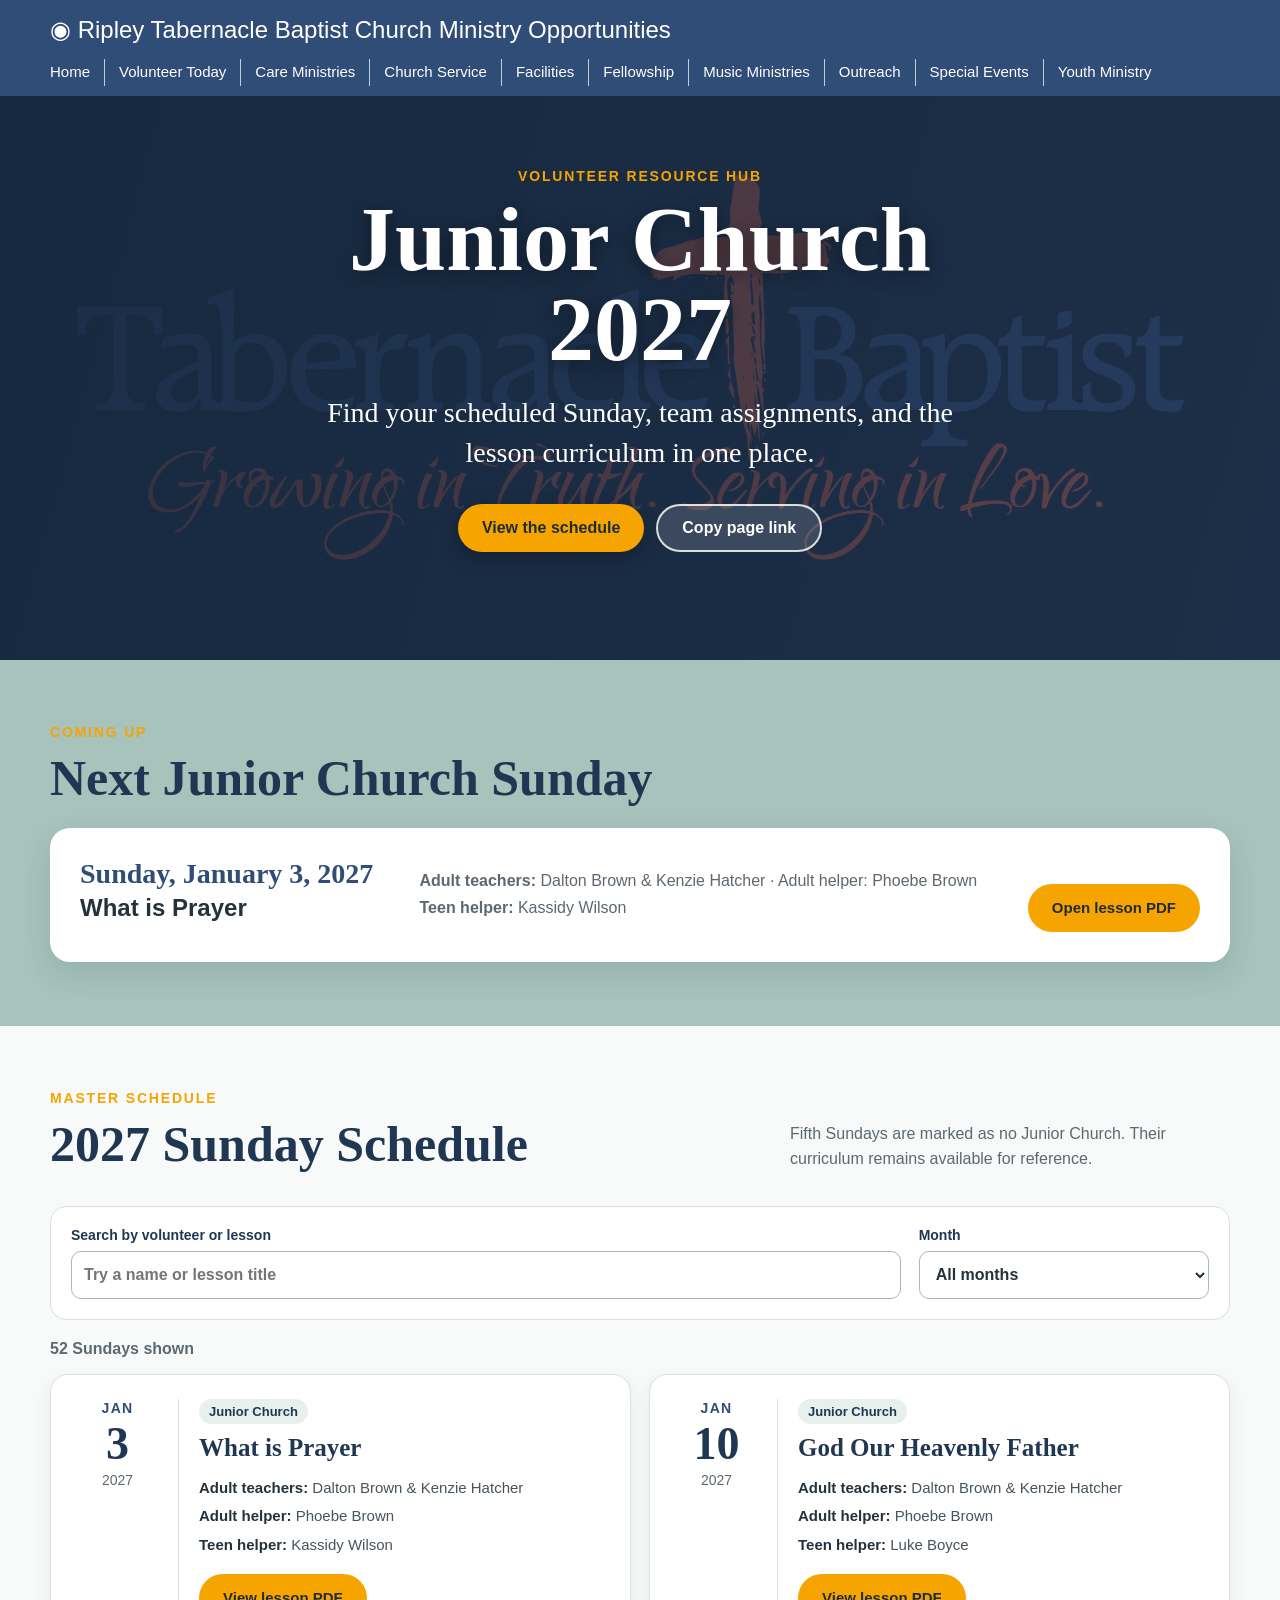
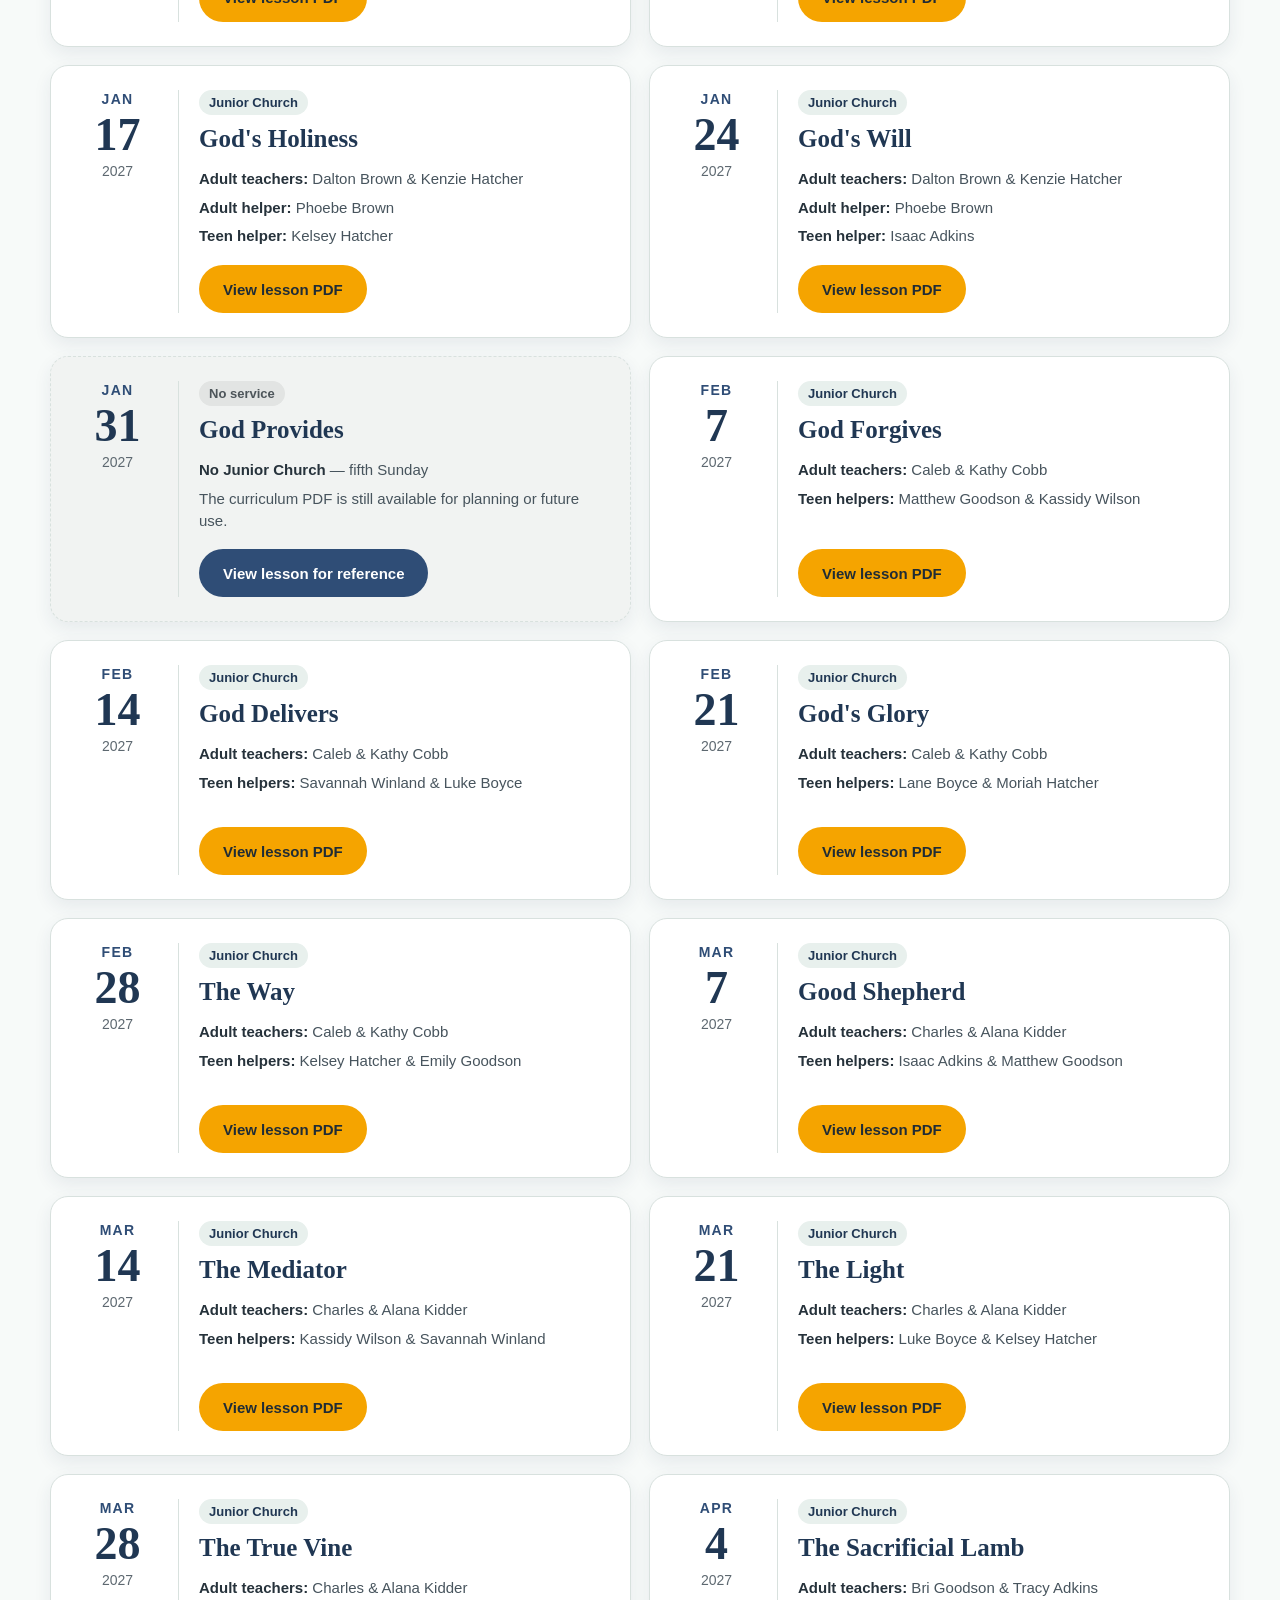
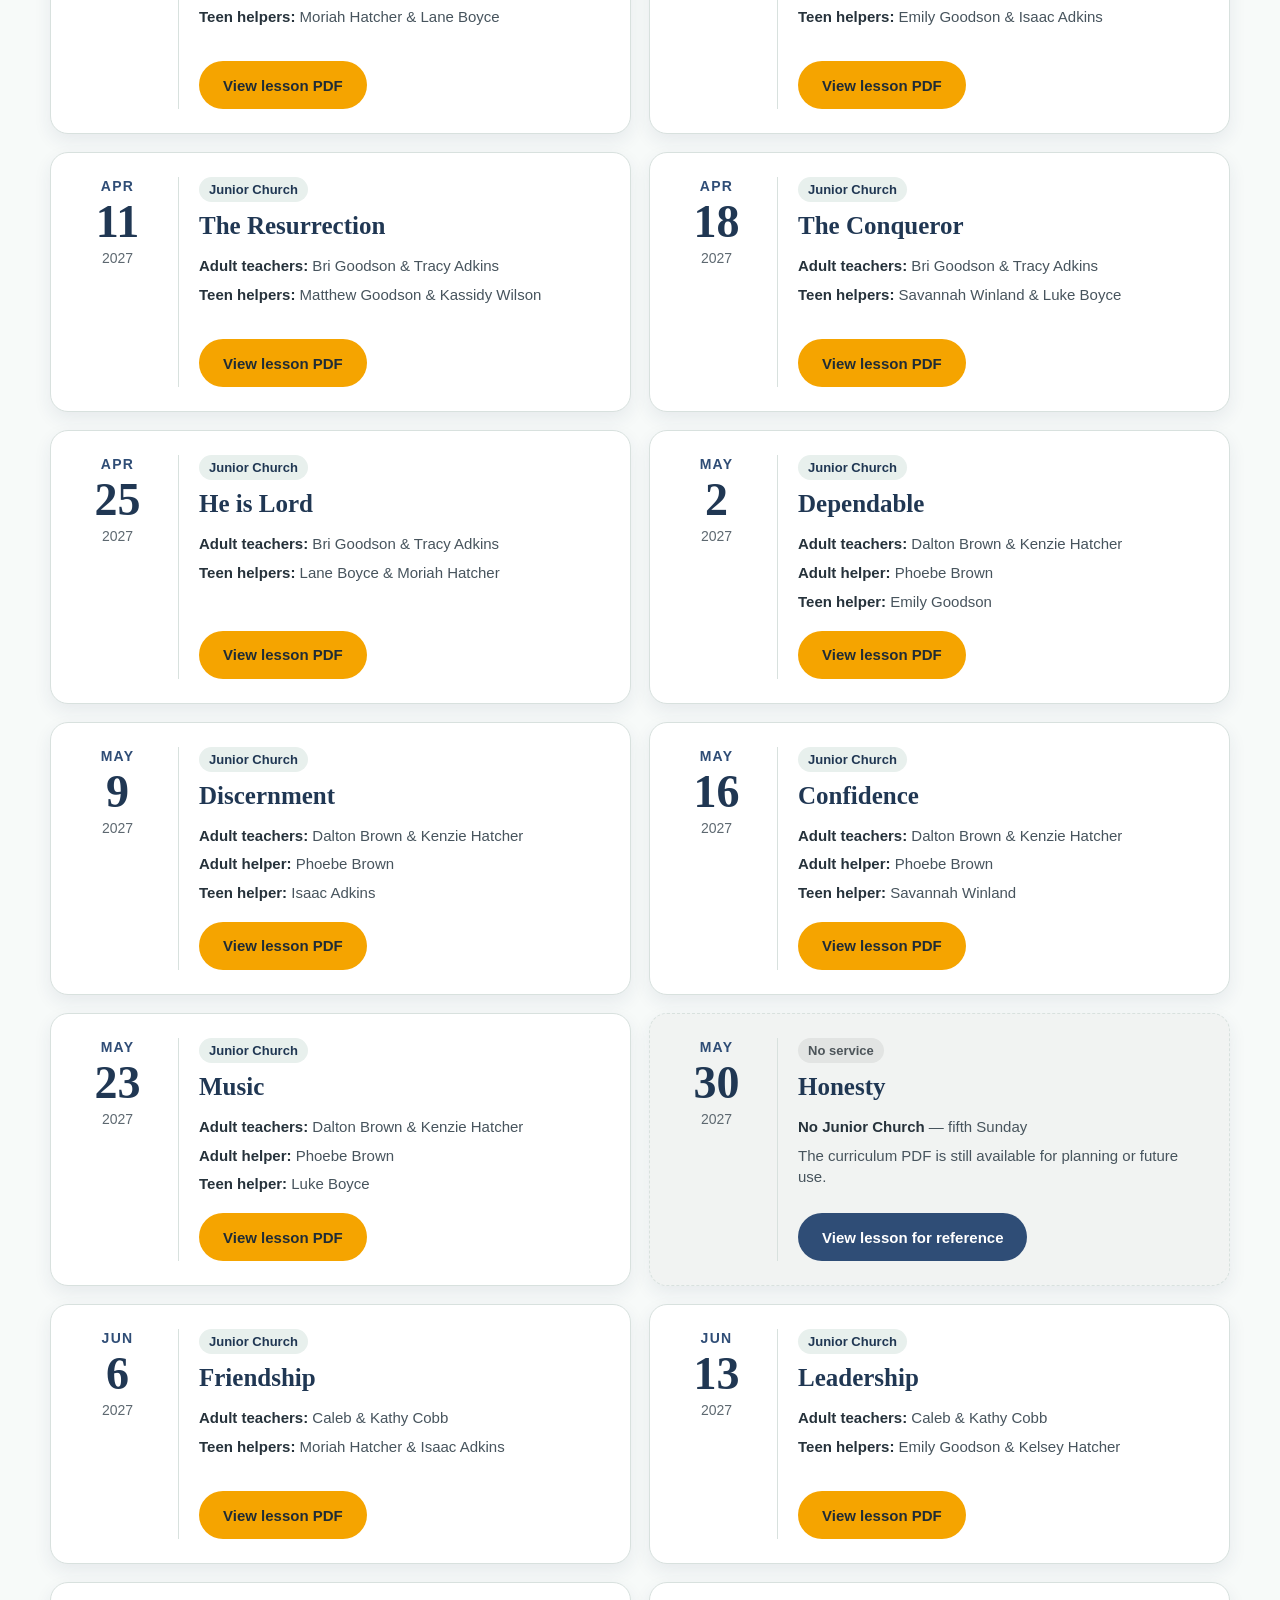
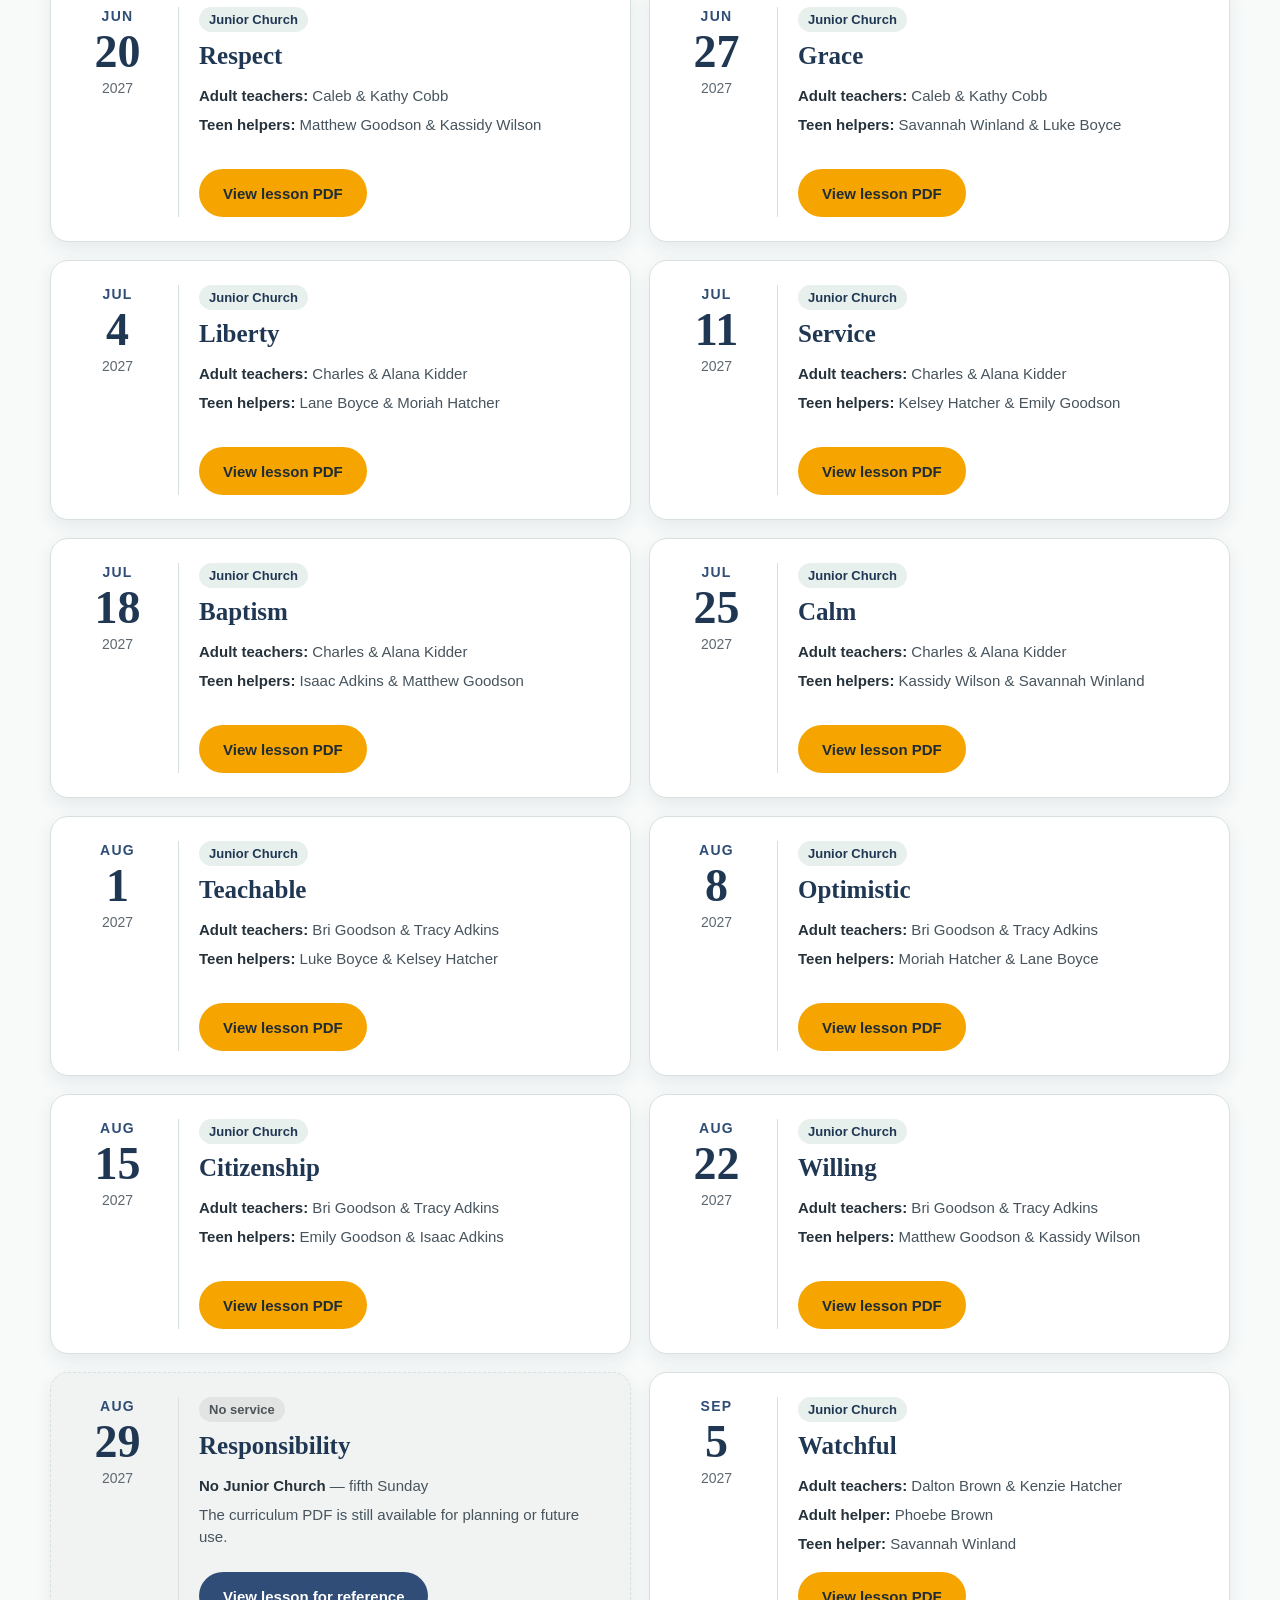
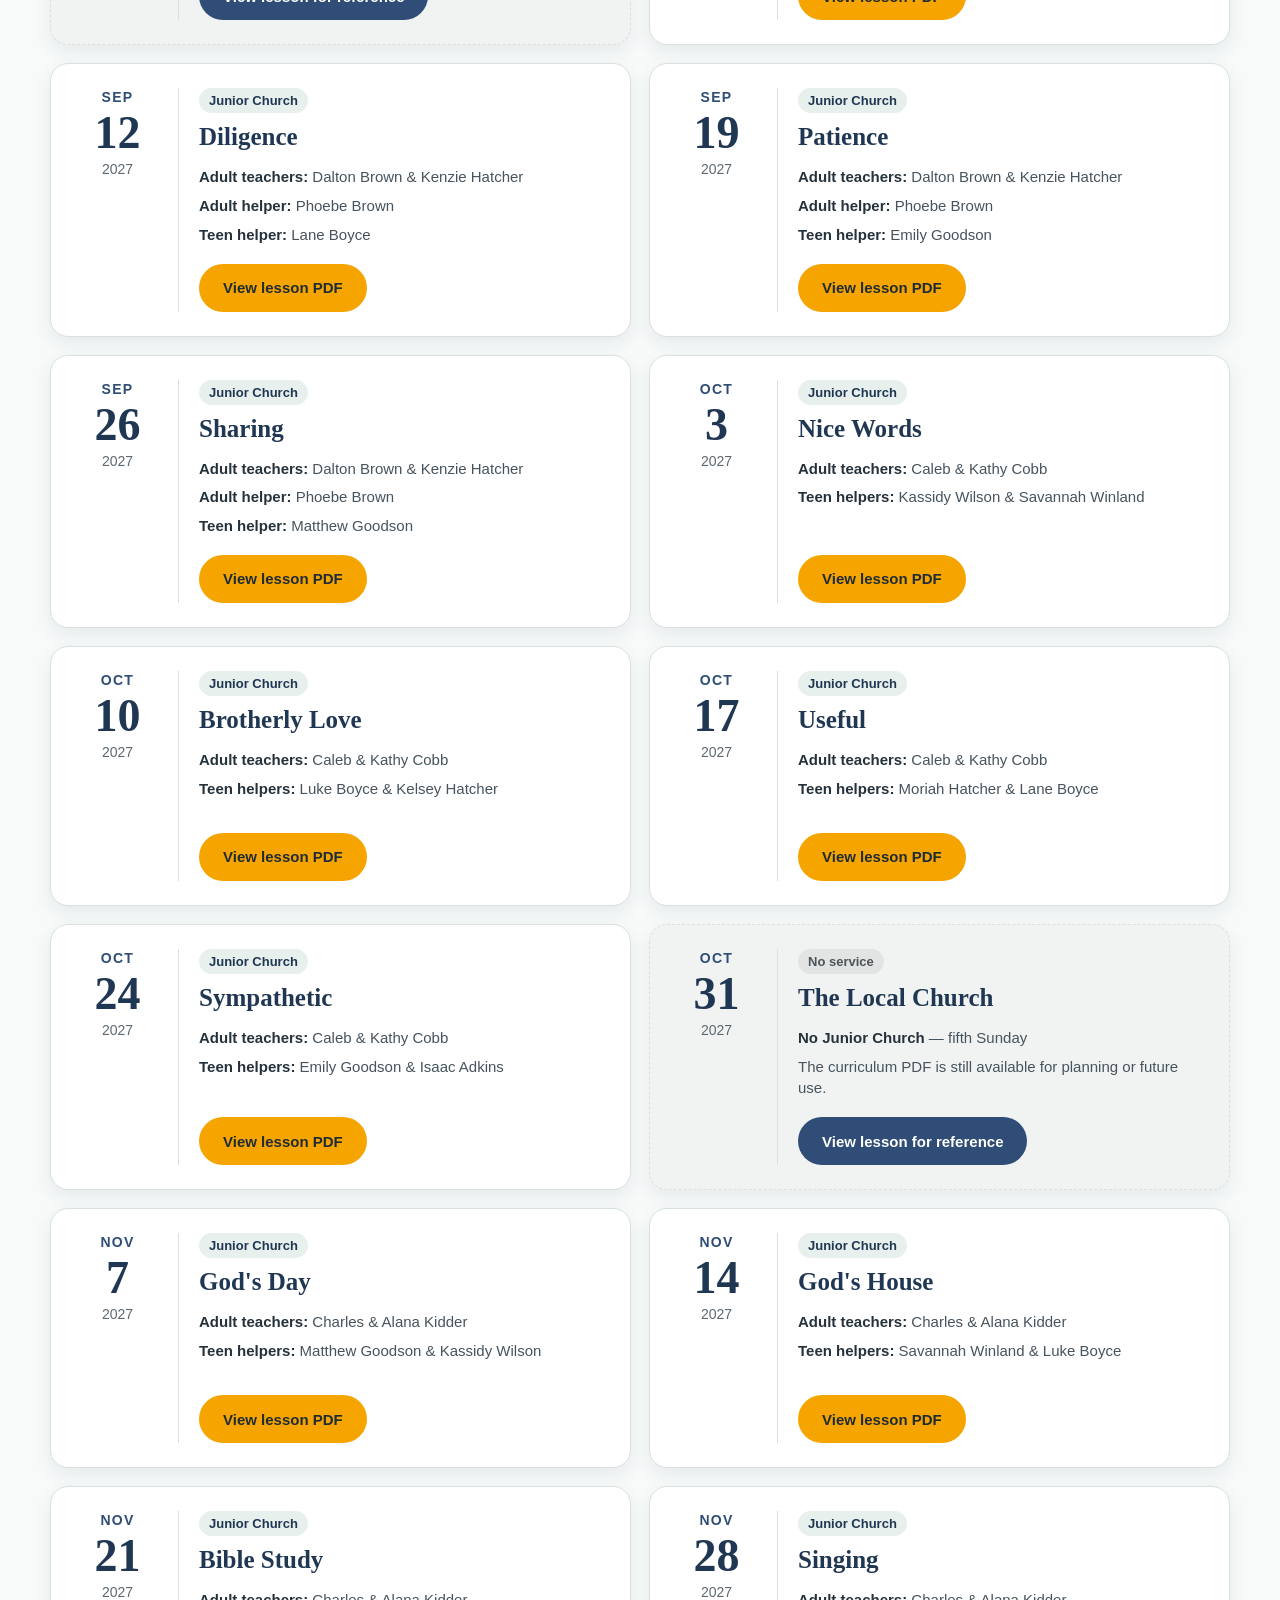
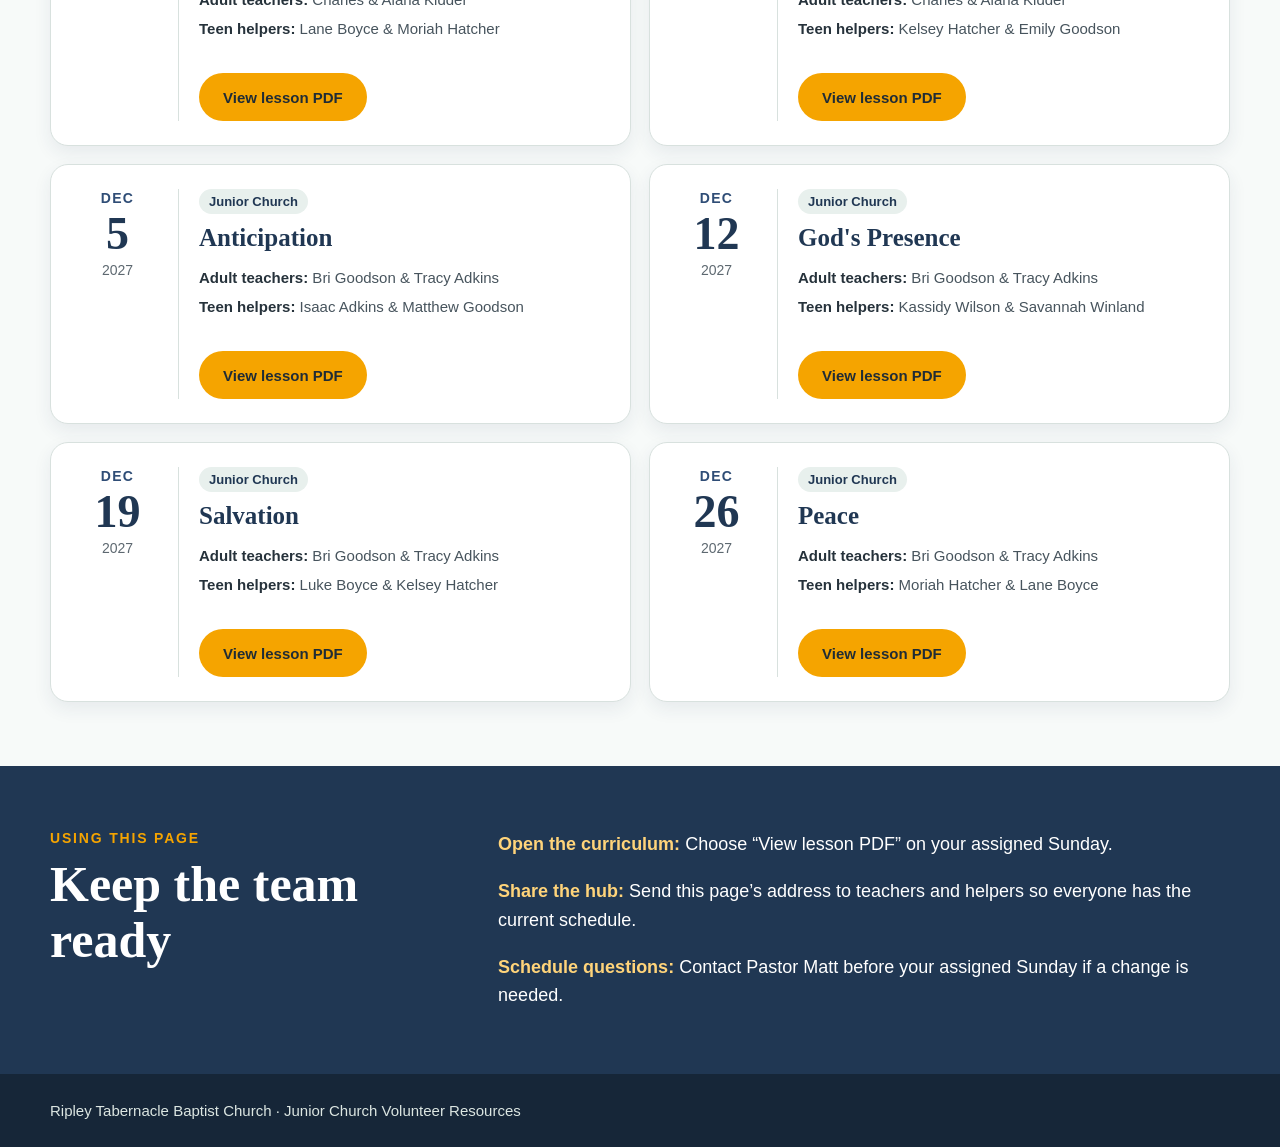
<file: junior-church.html>
<!DOCTYPE html>
<html lang="en">
<head>
  <meta charset="UTF-8" />
  <meta name="viewport" content="width=device-width, initial-scale=1.0" />
  <meta name="description" content="2027 Junior Church volunteer schedule and weekly lesson curriculum for Ripley Tabernacle Baptist Church." />
  <meta name="robots" content="noindex, nofollow" />
  <title>Junior Church 2027 | RTBC Ministry Opportunities</title>
  <link rel="stylesheet" href="junior-church.css" />
</head>
<body>
  <header class="site-header">
    <div class="site-header-inner">
      <a class="site-title" href="index.html">◉ Ripley Tabernacle Baptist Church Ministry Opportunities</a>
      <nav class="nav-links" aria-label="Main navigation">
        <a href="index.html">Home</a>
        <a href="volunteer.html">Volunteer Today</a>
        <a href="care.html">Care Ministries</a>
        <a href="service.html">Church Service</a>
        <a href="facilities.html">Facilities</a>
        <a href="fellowship.html">Fellowship</a>
        <a href="music.html">Music Ministries</a>
        <a href="outreach.html">Outreach</a>
        <a href="events.html">Special Events</a>
        <a href="youth.html">Youth Ministry</a>
      </nav>
    </div>
  </header>

  <main>
    <section class="hero" aria-labelledby="page-title">
      <div class="hero-overlay"></div>
      <div class="hero-content">
        <p class="eyebrow">Volunteer resource hub</p>
        <h1 id="page-title">Junior Church 2027</h1>
        <p class="hero-copy">Find your scheduled Sunday, team assignments, and the lesson curriculum in one place.</p>
        <div class="hero-actions">
          <a class="button button-primary" href="#schedule">View the schedule</a>
          <button class="button button-secondary" id="copy-link" type="button">Copy page link</button>
        </div>
        <p class="copy-status" id="copy-status" role="status" aria-live="polite"></p>
      </div>
    </section>

    <section class="next-section" aria-labelledby="next-heading">
      <div class="page-width">
        <p class="section-kicker">Coming up</p>
        <h2 id="next-heading">Next Junior Church Sunday</h2>
        <div id="next-service" class="next-card" aria-live="polite"></div>
      </div>
    </section>

    <section class="schedule-section" id="schedule" aria-labelledby="schedule-heading">
      <div class="page-width">
        <div class="section-heading-row">
          <div>
            <p class="section-kicker">Master schedule</p>
            <h2 id="schedule-heading">2027 Sunday Schedule</h2>
          </div>
          <p class="schedule-note">Fifth Sundays are marked as no Junior Church. Their curriculum remains available for reference.</p>
        </div>

        <div class="filters" aria-label="Schedule filters">
          <label>
            <span>Search by volunteer or lesson</span>
            <input id="schedule-search" type="search" placeholder="Try a name or lesson title" autocomplete="off" />
          </label>
          <label>
            <span>Month</span>
            <select id="month-filter">
              <option value="all">All months</option>
              <option value="01">January</option>
              <option value="02">February</option>
              <option value="03">March</option>
              <option value="04">April</option>
              <option value="05">May</option>
              <option value="06">June</option>
              <option value="07">July</option>
              <option value="08">August</option>
              <option value="09">September</option>
              <option value="10">October</option>
              <option value="11">November</option>
              <option value="12">December</option>
            </select>
          </label>
        </div>

        <p class="results-summary" id="results-summary" aria-live="polite"></p>
        <div class="schedule-grid" id="schedule-grid"></div>
        <div class="empty-state" id="empty-state" hidden>
          <h3>No matching Sundays</h3>
          <p>Clear the search or choose another month.</p>
        </div>
      </div>
    </section>

    <section class="help-section">
      <div class="page-width help-grid">
        <div>
          <p class="section-kicker">Using this page</p>
          <h2>Keep the team ready</h2>
        </div>
        <div class="help-items">
          <p><strong>Open the curriculum:</strong> Choose “View lesson PDF” on your assigned Sunday.</p>
          <p><strong>Share the hub:</strong> Send this page’s address to teachers and helpers so everyone has the current schedule.</p>
          <p><strong>Schedule questions:</strong> Contact Pastor Matt before your assigned Sunday if a change is needed.</p>
        </div>
      </div>
    </section>
  </main>

  <footer class="footer">
    <div class="page-width">Ripley Tabernacle Baptist Church · Junior Church Volunteer Resources</div>
  </footer>

  <script src="junior-church.js"></script>
</body>
</html>
</file>
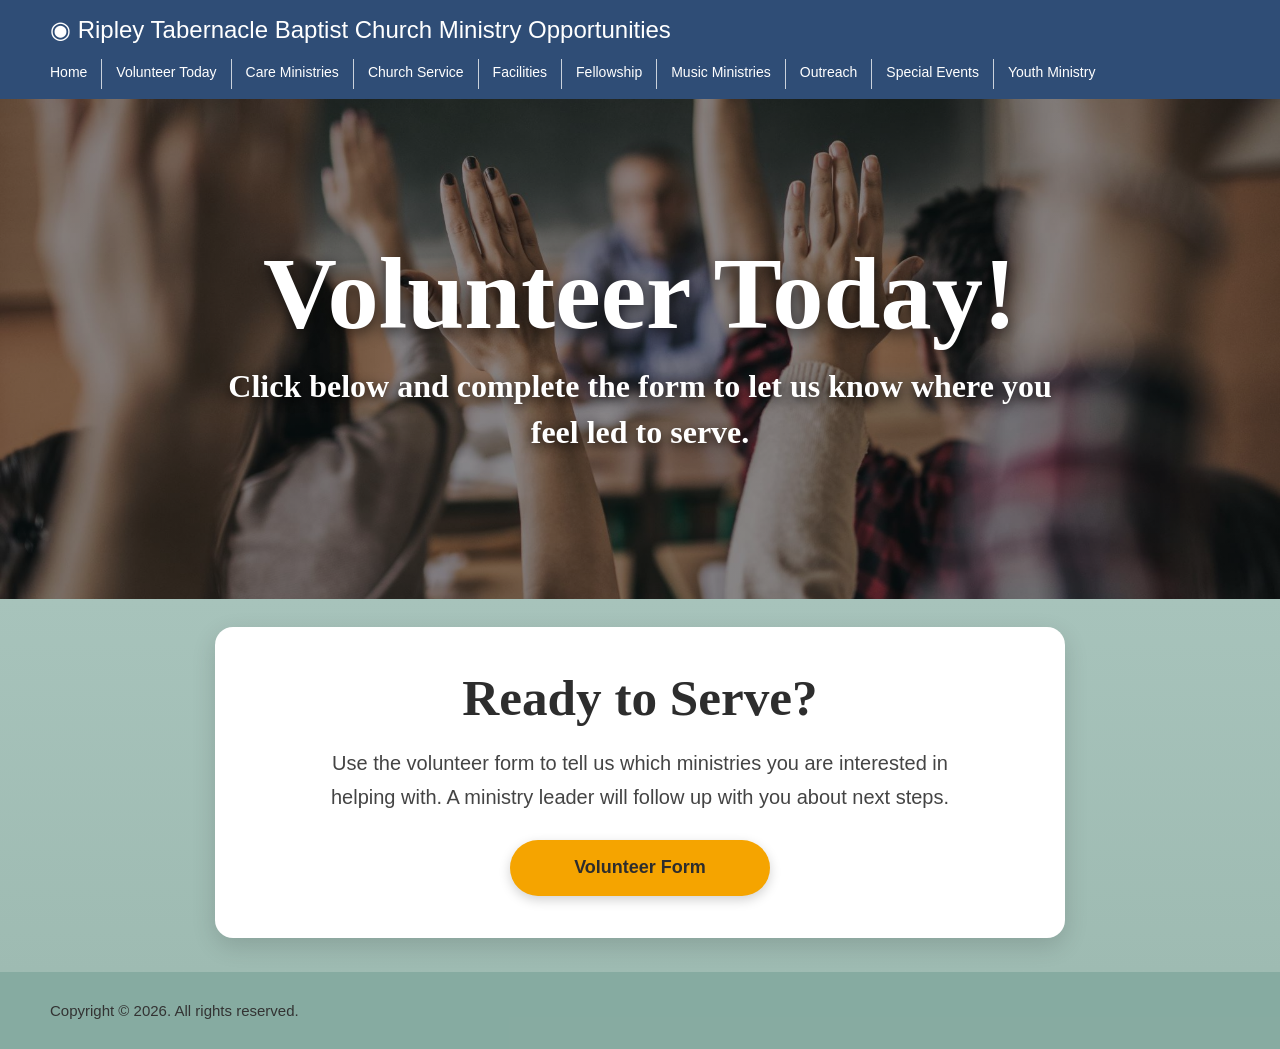
<file: volunteer.html>
<!DOCTYPE html>
<html lang="en">
<head>
  <meta charset="UTF-8" />
  <meta name="viewport" content="width=device-width, initial-scale=1.0" />
  <title>Volunteer Today</title>
  <link rel="stylesheet" href="bootstrap.min.css" />
  <link rel="stylesheet" href="portalbasictheme.css" />
  <link rel="stylesheet" href="theme-fellowship-hero-text-large.css" />
  <style>
    * { box-sizing: border-box; }

    body {
      margin: 0;
      background: #a7c3bb;
      color: #2d2d2d;
      font-family: Arial, Helvetica, sans-serif;
    }

    .site-header {
      background: #2f4d76;
      color: #ffffff;
      padding: 14px 20px 10px;
      font-family: Arial, Helvetica, sans-serif;
    }

    .site-header-inner {
      max-width: 1180px;
      margin: 0 auto;
    }

    .site-title {
      font-size: 24px;
      line-height: 1.3;
      margin: 0 0 14px;
      font-weight: 500;
      color: #ffffff;
    }

    .nav-links {
      display: flex;
      flex-wrap: wrap;
      font-size: 15px;
    }

    .nav-links a {
      color: #ffffff;
      text-decoration: none;
      padding: 4px 14px 6px 0;
      margin-right: 14px;
      border-right: 1px solid rgba(255,255,255,0.75);
    }

    .nav-links a:last-child {
      border-right: none;
    }

    .nav-links a:hover {
      text-decoration: underline;
    }

    .volunteer-hero {
      min-height: 500px;
      display: flex;
      align-items: center;
      justify-content: center;
      text-align: center;
      color: white;
      background-image:
        linear-gradient(rgba(0,0,0,0.45), rgba(0,0,0,0.45)),
        url('Classroom-of-students-raising-their-hands-in-front-of-a-teacher.jpg');
      background-size: cover;
      background-position: center center;
      background-repeat: no-repeat;
      padding: 70px 20px;
    }

    .volunteer-hero h1 {
      margin: 0 0 18px;
      font-family: "Brush Script MT", cursive;
      font-size: clamp(64px, 8vw, 118px);
      line-height: 1;
      color: #ffffff;
      text-shadow: 0 4px 16px rgba(0,0,0,0.75);
    }

    .volunteer-hero p {
      margin: 0;
      font-family: Georgia, "Times New Roman", serif;
      font-size: clamp(22px, 2.5vw, 34px);
      font-weight: 700;
      text-shadow: 0 3px 12px rgba(0,0,0,0.85);
    }

    .volunteer-page {
      padding: 58px 18px 78px;
    }

    .volunteer-card {
      max-width: 850px;
      margin: 0 auto;
      background: #ffffff;
      border-radius: 18px;
      box-shadow: 0 8px 24px rgba(0,0,0,0.14);
      padding: 46px 52px;
      text-align: center;
    }

    .volunteer-card h2 {
      margin: 0 0 18px;
      font-size: clamp(34px, 4vw, 52px);
      line-height: 1.15;
      color: #2d2d2d;
      font-family: Georgia, "Times New Roman", serif;
    }

    .volunteer-card p {
      margin: 0 auto 26px;
      max-width: 680px;
      font-size: 20px;
      line-height: 1.7;
      color: #444444;
    }

    .volunteer-form-button {
      display: inline-block;
      background: #f5a400;
      color: #2d2d2d;
      text-decoration: none;
      font-weight: 700;
      font-size: 18px;
      padding: 15px 34px;
      border-radius: 999px;
      box-shadow: 0 4px 12px rgba(0,0,0,0.18);
    }

    .volunteer-form-button:hover {
      filter: brightness(0.96);
      text-decoration: none;
    }

    .footer {
      background: rgba(90, 138, 125, 0.42);
      padding: 28px 20px;
      color: #333333;
      font-size: 15px;
    }

    .footer-inner {
      max-width: 1180px;
      margin: 0 auto;
    }

    @media (max-width: 620px) {
      .site-title {
        font-size: 19px;
      }

      .nav-links {
        font-size: 14px;
      }

      .nav-links a {
        margin-right: 8px;
        padding-right: 8px;
      }

      .volunteer-hero {
        min-height: 360px;
        padding: 54px 18px;
      }

      .volunteer-card {
        padding: 34px 24px;
      }

      .volunteer-card p {
        font-size: 18px;
      }
    }
  </style>

<style>
/* =========================================================
   STRONG iPHONE IMAGE FIX
   Keeps desktop/tablet layout, but forces smaller images on iPhone.
   ========================================================= */
@media only screen and (max-width: 430px) {

  /* Inline-styled ministry images used on most pages */
  img[style*="min-height"],
  img[style*="height:100%"],
  img[style*="height: 100%"] {
    height: 165px !important;
    min-height: 0 !important;
    max-height: 165px !important;
    width: 100% !important;
    object-fit: cover !important;
    display: block !important;
  }

  /* Card-grid pages such as Youth */
  .ministry-card img,
  .card img,
  .cards-grid img {
    height: 165px !important;
    min-height: 0 !important;
    max-height: 165px !important;
    width: 100% !important;
    object-fit: cover !important;
    display: block !important;
  }

  /* Stack image/text cards and remove the tall-column effect */
  div[style*="display:flex"][style*="flex-wrap:wrap"] {
    flex-direction: column !important;
    align-items: stretch !important;
    margin-bottom: 22px !important;
  }

  div[style*="flex:1"][style*="min-width"] {
    flex: none !important;
    width: 100% !important;
    min-width: 0 !important;
  }

  /* Tighten text blocks */
  div[style*="background:#ffffff"],
  div[style*="background: #ffffff"] {
    padding: 22px 18px !important;
  }

  h2 {
    font-size: 30px !important;
    line-height: 1.15 !important;
  }

  p {
    font-size: 17px !important;
    line-height: 1.55 !important;
  }
}
</style>

</head>
<body>
  <header class="site-header">
    <div class="site-header-inner">
      <h1 class="site-title">◉ Ripley Tabernacle Baptist Church Ministry Opportunities</h1>
      <nav class="nav-links" aria-label="Main navigation">
        <a href="index.html">Home</a>
      <a href="volunteer.html">Volunteer Today</a>
      <a href="care.html">Care Ministries</a>
      <a href="service.html">Church Service</a>
      <a href="facilities.html">Facilities</a>
      <a href="fellowship.html">Fellowship</a>
      <a href="music.html">Music Ministries</a>
      <a href="outreach.html">Outreach</a>
      <a href="events.html">Special Events</a>
      <a href="youth.html">Youth Ministry</a>
      </nav>
    </div>
  </header>

  <section class="volunteer-hero">
    <div>
      <h1>Volunteer Today!</h1>
      <p>Click below and complete the form to let us know where you feel led to serve.</p>
    </div>
  </section>

  <main class="volunteer-page">
    <section class="volunteer-card">
      <h2>Ready to Serve?</h2>
      <p>
        Use the volunteer form to tell us which ministries you are interested in helping with.
        A ministry leader will follow up with you about next steps.
      </p>
      <a href="https://forms.office.com/Pages/ResponsePage.aspx?id=xxTXd4-tlkGKi0uGX6qVGxXtVnDxfJlEvKaTUeqwkrxUM0w2MDI2SDZSWVVLSkhNUUFJVDJWU01ONS4u" rel="noopener noreferrer" target="_blank" class="volunteer-form-button">Volunteer Form</a>
    </section>
  </main>

  <footer class="footer">
    <div class="footer-inner">Copyright © 2026. All rights reserved.</div>
  </footer>
</body>
</html>
</file>
<file: junior-church.css>
:root {
  --navy: #2f4d76;
  --navy-dark: #203753;
  --sage: #a7c3bb;
  --sage-light: #e8f0ed;
  --orange: #f5a400;
  --ink: #26323b;
  --muted: #5d6870;
  --white: #ffffff;
  --line: #d8e1de;
  --shadow: 0 12px 30px rgba(32, 55, 83, 0.13);
}

* { box-sizing: border-box; }

html { scroll-behavior: smooth; }

body {
  margin: 0;
  background: #f7faf9;
  color: var(--ink);
  font-family: Arial, Helvetica, sans-serif;
  font-size: 16px;
}

a { color: inherit; }

button,
input,
select { font: inherit; }

.page-width,
.site-header-inner {
  width: min(1180px, calc(100% - 36px));
  margin: 0 auto;
}

.site-header {
  background: var(--navy);
  color: var(--white);
  padding: 14px 0 10px;
}

.site-title {
  display: inline-block;
  margin: 0 0 14px;
  color: var(--white);
  font-size: 24px;
  font-weight: 500;
  line-height: 1.3;
  text-decoration: none;
}

.nav-links {
  display: flex;
  flex-wrap: wrap;
  gap: 0;
  font-size: 15px;
}

.nav-links a {
  margin-right: 14px;
  padding: 4px 14px 6px 0;
  border-right: 1px solid rgba(255, 255, 255, 0.72);
  color: var(--white);
  text-decoration: none;
}

.nav-links a:last-child { border-right: 0; }
.nav-links a:hover,
.nav-links a:focus-visible,
.nav-links a[aria-current="page"] { text-decoration: underline; text-underline-offset: 4px; }

.hero {
  position: relative;
  min-height: 520px;
  display: grid;
  place-items: center;
  overflow: hidden;
  background: url("jr church with logo.jpg") center 44% / cover no-repeat;
  color: var(--white);
  text-align: center;
}

.hero-overlay {
  position: absolute;
  inset: 0;
  background: linear-gradient(105deg, rgba(26, 47, 72, 0.87), rgba(47, 77, 118, 0.6));
}

.hero-content {
  position: relative;
  z-index: 1;
  width: min(780px, calc(100% - 36px));
  padding: 72px 0;
}

.eyebrow,
.section-kicker {
  margin: 0 0 10px;
  color: var(--orange);
  font-size: 14px;
  font-weight: 800;
  letter-spacing: 0.13em;
  text-transform: uppercase;
}

.hero h1 {
  margin: 0 0 18px;
  font-family: Georgia, "Times New Roman", serif;
  font-size: clamp(52px, 8vw, 92px);
  line-height: 0.98;
  text-shadow: 0 4px 18px rgba(0, 0, 0, 0.38);
}

.hero-copy {
  max-width: 680px;
  margin: 0 auto 30px;
  font-family: Georgia, "Times New Roman", serif;
  font-size: clamp(20px, 2.4vw, 28px);
  line-height: 1.45;
}

.hero-actions {
  display: flex;
  flex-wrap: wrap;
  justify-content: center;
  gap: 12px;
}

.button,
.lesson-button {
  display: inline-flex;
  min-height: 48px;
  align-items: center;
  justify-content: center;
  border: 0;
  border-radius: 999px;
  padding: 12px 24px;
  font-weight: 800;
  text-decoration: none;
  cursor: pointer;
  transition: transform 150ms ease, filter 150ms ease, box-shadow 150ms ease;
}

.button:hover,
.lesson-button:hover { transform: translateY(-1px); filter: brightness(0.98); }
.button:focus-visible,
.lesson-button:focus-visible,
input:focus-visible,
select:focus-visible { outline: 3px solid rgba(245, 164, 0, 0.48); outline-offset: 3px; }

.button-primary { background: var(--orange); color: #202c35; box-shadow: 0 6px 18px rgba(0, 0, 0, 0.25); }
.button-secondary { background: rgba(255, 255, 255, 0.14); color: var(--white); border: 2px solid rgba(255, 255, 255, 0.82); }
.copy-status { min-height: 22px; margin: 14px 0 0; font-weight: 700; }

.next-section,
.schedule-section,
.help-section { padding: 64px 0; }
.next-section { background: var(--sage); }
.schedule-section { background: #f7faf9; }
.help-section { background: var(--navy-dark); color: var(--white); }

h2 {
  margin: 0 0 22px;
  color: var(--navy-dark);
  font-family: Georgia, "Times New Roman", serif;
  font-size: clamp(34px, 4vw, 50px);
  line-height: 1.12;
}

.next-card {
  display: grid;
  grid-template-columns: minmax(190px, 0.7fr) minmax(280px, 1.3fr) auto;
  gap: 26px;
  align-items: center;
  padding: 30px;
  border-radius: 20px;
  background: var(--white);
  box-shadow: var(--shadow);
}

.next-date { color: var(--navy); font-family: Georgia, "Times New Roman", serif; font-size: 28px; font-weight: 800; }
.next-lesson { margin: 4px 0 10px; font-size: 24px; font-weight: 800; }
.next-team { margin: 0; color: var(--muted); line-height: 1.65; }

.section-heading-row {
  display: flex;
  justify-content: space-between;
  gap: 36px;
  align-items: end;
}

.schedule-note { max-width: 440px; margin: 0 0 22px; color: var(--muted); line-height: 1.6; }

.filters {
  display: grid;
  grid-template-columns: minmax(260px, 1fr) minmax(180px, 0.35fr);
  gap: 18px;
  margin: 12px 0 20px;
  padding: 20px;
  border: 1px solid var(--line);
  border-radius: 16px;
  background: var(--white);
}

.filters label { display: grid; gap: 8px; color: var(--navy-dark); font-size: 14px; font-weight: 800; }
.filters input,
.filters select {
  width: 100%;
  min-height: 48px;
  border: 1px solid #aab8b4;
  border-radius: 10px;
  padding: 10px 12px;
  background: var(--white);
  color: var(--ink);
  font-size: 16px;
}

.results-summary { margin: 0 0 16px; color: var(--muted); font-weight: 700; }

.schedule-grid {
  display: grid;
  grid-template-columns: repeat(2, minmax(0, 1fr));
  gap: 18px;
}

.schedule-card {
  display: grid;
  grid-template-columns: 104px minmax(0, 1fr);
  gap: 20px;
  min-height: 260px;
  padding: 24px;
  border: 1px solid var(--line);
  border-radius: 18px;
  background: var(--white);
  box-shadow: 0 7px 18px rgba(32, 55, 83, 0.08);
}

.schedule-card.no-service { background: #f1f3f2; border-style: dashed; }
.date-block { padding-right: 18px; border-right: 1px solid var(--line); text-align: center; }
.date-month { color: var(--navy); font-size: 14px; font-weight: 900; letter-spacing: 0.09em; text-transform: uppercase; }
.date-day { display: block; margin: 4px 0; color: var(--navy-dark); font-family: Georgia, "Times New Roman", serif; font-size: 46px; font-weight: 800; line-height: 1; }
.date-year { color: var(--muted); font-size: 14px; }

.card-body { display: flex; min-width: 0; flex-direction: column; }
.card-status { align-self: flex-start; margin-bottom: 9px; border-radius: 999px; padding: 5px 10px; background: var(--sage-light); color: var(--navy-dark); font-size: 13px; font-weight: 900; }
.no-service .card-status { background: #e2e4e3; color: #4d555a; }
.lesson-title { margin: 0 0 14px; color: var(--navy-dark); font-family: Georgia, "Times New Roman", serif; font-size: 25px; line-height: 1.2; }
.team-list { display: grid; gap: 7px; margin: 0 0 18px; color: #47545d; font-size: 15px; line-height: 1.45; }
.team-list p { margin: 0; }
.team-list strong { color: var(--ink); }
.lesson-button { align-self: flex-start; margin-top: auto; background: var(--orange); color: #202c35; font-size: 15px; }
.no-service .lesson-button { background: var(--navy); color: var(--white); }

.empty-state { padding: 48px 24px; border: 1px dashed #9aaba5; border-radius: 16px; background: var(--white); text-align: center; }
.empty-state h3 { margin: 0 0 8px; color: var(--navy-dark); font-size: 26px; }
.empty-state p { margin: 0; color: var(--muted); }

.help-grid { display: grid; grid-template-columns: 0.7fr 1.3fr; gap: 54px; }
.help-section h2 { color: var(--white); }
.help-items { display: grid; gap: 18px; }
.help-items p { margin: 0; font-size: 18px; line-height: 1.6; }
.help-items strong { color: #ffd47a; }

.footer { padding: 28px 0; background: #162638; color: #dce6e2; font-size: 15px; }

@media (max-width: 860px) {
  .next-card { grid-template-columns: 1fr; }
  .section-heading-row { display: block; }
  .schedule-note { max-width: none; }
  .schedule-grid { grid-template-columns: 1fr; }
}

@media (max-width: 620px) {
  .page-width,
  .site-header-inner { width: min(100% - 28px, 1180px); }
  .site-title { font-size: 19px; }
  .nav-links { font-size: 14px; }
  .nav-links a { margin-right: 8px; padding-right: 8px; }
  .hero { min-height: 470px; }
  .hero-content { padding: 58px 0; }
  .hero-actions { display: grid; }
  .next-section,
  .schedule-section,
  .help-section { padding: 48px 0; }
  .filters { grid-template-columns: 1fr; padding: 16px; }
  .schedule-card { grid-template-columns: 76px minmax(0, 1fr); gap: 14px; padding: 18px 16px; }
  .date-block { padding-right: 12px; }
  .date-day { font-size: 38px; }
  .lesson-title { font-size: 22px; }
  .help-grid { grid-template-columns: 1fr; gap: 18px; }
}
</file>
<file: portalbasictheme.css>
/**
 * Code generated by Microsoft. Changes to this file are not
 * supported. We recommend that you do not modify this file. Any
 * change to this file will get overwritten with a theme applied using
 * Site Styling panel from Power Apps Portals.
 */
 :root {
  --portalThemeColor1: #2E456B;
  --portalThemeColor2: #FFCA4B;
  --portalThemeColor3: #277493;
  --portalThemeColor4: #FEA002;
  --portalThemeColor5: #F3DBB1;
  --portalThemeColor6: #88ABA2;
  --portalThemeColor7: #FFFFFF;
  --portalThemeColor8: #2A2C2E;
  --portalThemeColor9: #E58700;
  --portalThemeColor10: ;
  --portalThemeColor11: ;
  --portalThemeColor12: ;
  --portalThemeOnColor1: #FFFFFF;
  --portalThemeOnColor2: #2A2C2E;
  --portalThemeOnColor3: #FFFFFF;
  --portalThemeOnColor4: #2A2C2E;
  --portalThemeOnColor5: #2A2C2E;
  --portalThemeOnColor6: #2A2C2E;
  --portalThemeOnColor7: #2A2C2E;
  --portalThemeOnColor8: #FFFFFF;
  --portalThemeOnColor9: #2A2C2E;
  --portalThemeOnColor10: ;
  --portalThemeOnColor11: ;
  --portalThemeOnColor12: ; }

[data-component-theme="portalThemeColor1"] {
  background-color: var(--portalThemeColor1);
  color: var(--portalThemeOnColor1); }
  [data-component-theme="portalThemeColor1"] h1, [data-component-theme="portalThemeColor1"] h2, [data-component-theme="portalThemeColor1"] h3, [data-component-theme="portalThemeColor1"] h4, [data-component-theme="portalThemeColor1"] h5, [data-component-theme="portalThemeColor1"] h6, [data-component-theme="portalThemeColor1"] p {
    color: var(--portalThemeOnColor1); }

[data-component-theme="portalThemeColor2"] {
  background-color: var(--portalThemeColor2);
  color: var(--portalThemeOnColor2); }
  [data-component-theme="portalThemeColor2"] h1, [data-component-theme="portalThemeColor2"] h2, [data-component-theme="portalThemeColor2"] h3, [data-component-theme="portalThemeColor2"] h4, [data-component-theme="portalThemeColor2"] h5, [data-component-theme="portalThemeColor2"] h6, [data-component-theme="portalThemeColor2"] p {
    color: var(--portalThemeOnColor2); }

[data-component-theme="portalThemeColor3"] {
  background-color: var(--portalThemeColor3);
  color: var(--portalThemeOnColor3); }
  [data-component-theme="portalThemeColor3"] h1, [data-component-theme="portalThemeColor3"] h2, [data-component-theme="portalThemeColor3"] h3, [data-component-theme="portalThemeColor3"] h4, [data-component-theme="portalThemeColor3"] h5, [data-component-theme="portalThemeColor3"] h6, [data-component-theme="portalThemeColor3"] p {
    color: var(--portalThemeOnColor3); }

[data-component-theme="portalThemeColor4"] {
  background-color: var(--portalThemeColor4);
  color: var(--portalThemeOnColor4); }
  [data-component-theme="portalThemeColor4"] h1, [data-component-theme="portalThemeColor4"] h2, [data-component-theme="portalThemeColor4"] h3, [data-component-theme="portalThemeColor4"] h4, [data-component-theme="portalThemeColor4"] h5, [data-component-theme="portalThemeColor4"] h6, [data-component-theme="portalThemeColor4"] p {
    color: var(--portalThemeOnColor4); }

[data-component-theme="portalThemeColor5"] {
  background-color: var(--portalThemeColor5);
  color: var(--portalThemeOnColor5); }
  [data-component-theme="portalThemeColor5"] h1, [data-component-theme="portalThemeColor5"] h2, [data-component-theme="portalThemeColor5"] h3, [data-component-theme="portalThemeColor5"] h4, [data-component-theme="portalThemeColor5"] h5, [data-component-theme="portalThemeColor5"] h6, [data-component-theme="portalThemeColor5"] p {
    color: var(--portalThemeOnColor5); }

[data-component-theme="portalThemeColor6"] {
  background-color: var(--portalThemeColor6);
  color: var(--portalThemeOnColor6); }
  [data-component-theme="portalThemeColor6"] h1, [data-component-theme="portalThemeColor6"] h2, [data-component-theme="portalThemeColor6"] h3, [data-component-theme="portalThemeColor6"] h4, [data-component-theme="portalThemeColor6"] h5, [data-component-theme="portalThemeColor6"] h6, [data-component-theme="portalThemeColor6"] p {
    color: var(--portalThemeOnColor6); }

[data-component-theme="portalThemeColor7"] {
  background-color: var(--portalThemeColor7);
  color: var(--portalThemeOnColor7); }
  [data-component-theme="portalThemeColor7"] h1, [data-component-theme="portalThemeColor7"] h2, [data-component-theme="portalThemeColor7"] h3, [data-component-theme="portalThemeColor7"] h4, [data-component-theme="portalThemeColor7"] h5, [data-component-theme="portalThemeColor7"] h6, [data-component-theme="portalThemeColor7"] p {
    color: var(--portalThemeOnColor7); }

[data-component-theme="portalThemeColor8"] {
  background-color: var(--portalThemeColor8);
  color: var(--portalThemeOnColor8); }
  [data-component-theme="portalThemeColor8"] h1, [data-component-theme="portalThemeColor8"] h2, [data-component-theme="portalThemeColor8"] h3, [data-component-theme="portalThemeColor8"] h4, [data-component-theme="portalThemeColor8"] h5, [data-component-theme="portalThemeColor8"] h6, [data-component-theme="portalThemeColor8"] p {
    color: var(--portalThemeOnColor8); }

[data-component-theme="portalThemeColor9"] {
  background-color: var(--portalThemeColor9);
  color: var(--portalThemeOnColor9); }
  [data-component-theme="portalThemeColor9"] h1, [data-component-theme="portalThemeColor9"] h2, [data-component-theme="portalThemeColor9"] h3, [data-component-theme="portalThemeColor9"] h4, [data-component-theme="portalThemeColor9"] h5, [data-component-theme="portalThemeColor9"] h6, [data-component-theme="portalThemeColor9"] p {
    color: var(--portalThemeOnColor9); }

[data-component-theme="portalThemeColor10"] {
  background-color: var(--portalThemeColor10);
  color: var(--portalThemeOnColor10); }
  [data-component-theme="portalThemeColor10"] h1, [data-component-theme="portalThemeColor10"] h2, [data-component-theme="portalThemeColor10"] h3, [data-component-theme="portalThemeColor10"] h4, [data-component-theme="portalThemeColor10"] h5, [data-component-theme="portalThemeColor10"] h6, [data-component-theme="portalThemeColor10"] p {
    color: var(--portalThemeOnColor10); }

[data-component-theme="portalThemeColor11"] {
  background-color: var(--portalThemeColor11);
  color: var(--portalThemeOnColor11); }
  [data-component-theme="portalThemeColor11"] h1, [data-component-theme="portalThemeColor11"] h2, [data-component-theme="portalThemeColor11"] h3, [data-component-theme="portalThemeColor11"] h4, [data-component-theme="portalThemeColor11"] h5, [data-component-theme="portalThemeColor11"] h6, [data-component-theme="portalThemeColor11"] p {
    color: var(--portalThemeOnColor11); }

[data-component-theme="portalThemeColor12"] {
  background-color: var(--portalThemeColor12);
  color: var(--portalThemeOnColor12); }
  [data-component-theme="portalThemeColor12"] h1, [data-component-theme="portalThemeColor12"] h2, [data-component-theme="portalThemeColor12"] h3, [data-component-theme="portalThemeColor12"] h4, [data-component-theme="portalThemeColor12"] h5, [data-component-theme="portalThemeColor12"] h6, [data-component-theme="portalThemeColor12"] p {
    color: var(--portalThemeOnColor12); }

body {
  color: #000000;
  background-color: #FFFFFF; }

legend {
  color: #000000; }

footer {
  color: #2A2C2E;
  font-family: Arial;
  font-weight: 400;
  font-size: 16px; }
  footer .footer-bottom {
    background-color: #88ABA2; }

.columnBlockLayout {
  margin-top: 60px;
  margin-bottom: 60px;
  padding: 16px; }

.breadcrumb {
  background-color: transparent; }
  .breadcrumb > li a {
    color: #2A2C2E; }
    .breadcrumb > li a:hover {
      color: #2A2C2E; }
  .breadcrumb > .active {
    color: #000000; }

.nav-tabs > li > a:hover {
  background-color: #f2f2f2;
  color: #2A2C2E; }

.nav-tabs > li > a:focus {
  background-color: #f2f2f2;
  color: #2A2C2E; }

.btn-primary {
  color: #2A2C2E;
  background-color: #FEA002;
  border-color: #FEA002;
  border-radius: 2px;
  font-family: Arial;
  font-weight: 600;
  font-size: 14px;
  padding: 6px 20px;
  width: fit-content;
  border-style: solid;
  background-color: #FEA002;
  color: #2A2C2E; }
  .btn-primary:hover {
    color: #2A2C2E;
    background-color: #E58700;
    border-color: #E58700; }
  .btn-primary:active, .btn-primary.active {
    color: #2A2C2E;
    background-color: #E58700;
    border-color: #E58700; }
    .btn-primary:active:hover, .btn-primary:active:focus, .btn-primary:active.focus, .btn-primary.active:hover, .btn-primary.active:focus, .btn-primary.active.focus {
      color: #2A2C2E;
      background-color: #E58700;
      border-color: #E58700; }
  .btn-primary:focus, .btn-primary.focus {
    color: #2A2C2E;
    background-color: #E58700;
    border-color: #E58700; }

.navbar-static-top.navbar-inverse {
  background-color: #2E456B; }

.navbar-toggle {
  background-color: #FEA002; }

.navbar-static-top.navbar .menu-bar > .navbar-nav > li > a {
  font-family: Arial;
  font-weight: 400;
  font-size: 20px; }
  .navbar-static-top.navbar .menu-bar > .navbar-nav > li > a:hover {
    text-decoration: Underline; }

.navbar-inverse .navbar-toggle {
  border: 1px solid #FEA002; }
  .navbar-inverse .navbar-toggle:hover {
    background-color: #E58700;
    border-color: #E58700; }
  .navbar-inverse .navbar-toggle:focus {
    border: 1px solid #ffffff;
    background-color: #E58700; }
  .navbar-inverse .navbar-toggle .icon-bar {
    background-color: #2A2C2E;
    border-color: #2A2C2E; }

.navbar-inverse .navbar-nav > li > a {
  color: #FFFFFF;
  font-family: Arial;
  font-weight: 400;
  font-size: 20px; }
  .navbar-inverse .navbar-nav > li > a:hover {
    background-color: #FEA002;
    color: #000000;
    text-decoration: Underline; }
  .navbar-inverse .navbar-nav > li > a:focus {
    background-color: #FEA002;
    color: #000000;
    text-decoration: Underline; }

.navbar-inverse .navbar-nav > .open > a {
  color: #000000;
  background-color: #FEA002;
  text-decoration: Underline; }
  .navbar-inverse .navbar-nav > .open > a:hover {
    color: #000000;
    background-color: #FEA002;
    text-decoration: Underline; }
  .navbar-inverse .navbar-nav > .open > a:focus {
    color: #000000;
    background-color: #FEA002;
    text-decoration: Underline; }

.navbar-inverse .navbar-nav .open .dropdown-menu {
  background-color: #FEA002;
  text-decoration: none; }
  .navbar-inverse .navbar-nav .open .dropdown-menu > li > a {
    color: #000000;
    text-decoration: none; }
    .navbar-inverse .navbar-nav .open .dropdown-menu > li > a:hover {
      background-color: #000000;
      color: #FEA002;
      text-decoration: Underline; }
    .navbar-inverse .navbar-nav .open .dropdown-menu > li > a:focus {
      background-color: #000000;
      color: #FEA002;
      text-decoration: Underline; }
  .navbar-inverse .navbar-nav .open .dropdown-menu > .active > a {
    background-color: #000000;
    color: #FEA002;
    text-decoration: Underline; }
    .navbar-inverse .navbar-nav .open .dropdown-menu > .active > a:hover {
      background-color: #000000;
      color: #FEA002;
      text-decoration: Underline; }
    .navbar-inverse .navbar-nav .open .dropdown-menu > .active > a:focus {
      background-color: #000000;
      color: #FEA002;
      text-decoration: Underline; }

.nav > li > a {
  text-decoration: none; }
  .nav > li > a:hover {
    background-color: #f2f2f2; }
  .nav > li > a:focus {
    background-color: #f2f2f2; }

.nav .open .dropdown-menu {
  background-color: #FFFFFF; }
  .nav .open .dropdown-menu > li > a {
    text-decoration: none;
    color: #000000; }
    .nav .open .dropdown-menu > li > a:hover {
      background-color: #f2f2f2;
      color: #000000; }
    .nav .open .dropdown-menu > li > a:focus {
      background-color: #f2f2f2;
      color: #000000; }
  .nav .open .dropdown-menu > .active > a {
    background-color: #f2f2f2;
    color: #000000; }
    .nav .open .dropdown-menu > .active > a:hover {
      background-color: #f2f2f2;
      color: #000000; }
    .nav .open .dropdown-menu > .active > a:focus {
      background-color: #f2f2f2;
      color: #000000; }

.nav > .open > a {
  text-decoration: none;
  background-color: #f2f2f2; }
  .nav > .open > a:hover {
    background-color: #f2f2f2; }
  .nav > .open > a:focus {
    background-color: #f2f2f2; }

.sectionPrimaryColor {
  background-color: #FFCA4B;
  color: #000000; }
  .sectionPrimaryColor h1, .sectionPrimaryColor h2, .sectionPrimaryColor h3, .sectionPrimaryColor h4, .sectionPrimaryColor h5, .sectionPrimaryColor h6, .sectionPrimaryColor p, .sectionPrimaryColor a {
    color: #000000; }
  .sectionPrimaryColor .crmEntityFormView h1, .sectionPrimaryColor .crmEntityFormView h2, .sectionPrimaryColor .crmEntityFormView h3, .sectionPrimaryColor .crmEntityFormView h4, .sectionPrimaryColor .crmEntityFormView h5, .sectionPrimaryColor .crmEntityFormView h6, .sectionPrimaryColor .crmEntityFormView p, .sectionPrimaryColor .crmEntityFormView a {
    color: #000000; }
  .sectionPrimaryColor .entitylist h1, .sectionPrimaryColor .entitylist h2, .sectionPrimaryColor .entitylist h3, .sectionPrimaryColor .entitylist h4, .sectionPrimaryColor .entitylist h5, .sectionPrimaryColor .entitylist h6, .sectionPrimaryColor .entitylist p, .sectionPrimaryColor .entitylist a {
    color: #000000; }

a:not(.btn) {
  text-decoration: underline; }
  a:not(.btn):hover {
    text-decoration: underline; }

a,
.a {
  color: #2A2C2E;
  font-family: Arial;
  font-weight: 400;
  font-size: 14px; }
  a:hover, a:focus,
.a:hover,
.a:focus {
    color: #2A2C2E; }

a[disabled] {
  color: #A19F9D;
  pointer-events: none; }

button[disabled] {
  background-color: #F3F2F1;
  color: #A19F9D;
  pointer-events: none;
  border: 2px; }

.open > .btn-default.dropdown-toggle {
  color: #2A2C2E;
  background-color: #e6e6e6;
  border-color: #FEA002; }

.open > .btn-primary.dropdown-toggle {
  color: #ffffff;
  background-color: #FEA002;
  border-color: #FEA002; }
  .open > .btn-primary.dropdown-toggle:hover, .open > .btn-primary.dropdown-toggle:focus, .open > .btn-primary.dropdown-toggle.focus {
    color: #2A2C2E;
    background-color: #E58700;
    border-color: #b26900; }

.crmEntityFormView, .entitylist, .modal-content, .popover-content {
  background-color: #FFFFFF;
  color: #000000;
  border: 1px solid #f2f2f2; }

.panel-default > .panel-body, .list-group-item {
  background-color: #FFFFFF;
  color: #000000; }

.panel-default > .panel-heading {
  background-color: #f2f2f2;
  color: #000000; }

.facet-list-group-item-title {
  color: #000000; }

.form-control {
  background-color: #FFFFFF !important;
  color: #000000; }

input {
  background-color: #FFFFFF; }

.bootstrap-datetimepicker-widget {
  background-color: #FFFFFF; }
  .bootstrap-datetimepicker-widget table thead tr:first-child th:hover, .bootstrap-datetimepicker-widget table td.day:hover, .bootstrap-datetimepicker-widget table td span:hover {
    color: black; }
  .bootstrap-datetimepicker-widget table td.active:hover, .bootstrap-datetimepicker-widget table td span.active:hover {
    color: white; }

.table-striped > tbody > tr:nth-of-type(odd) {
  background-color: unset; }

.login-heading-section {
  color: unset; }

.navbar-static-top.navbar-inverse .navbar-brand a {
  color: #ffffff; }

.search-results .highlight {
  color: #000000; }

.table > thead > tr.info > td {
  background-color: #f2f2f2; }

.table > thead > tr.info > th {
  background-color: #f2f2f2; }

.table > thead > tr > td.info {
  background-color: #f2f2f2; }

.table > thead > tr > th.info {
  background-color: #f2f2f2; }

.table > tbody > tr.info > td {
  background-color: #f2f2f2; }

.table > tbody > tr.info > th {
  background-color: #f2f2f2; }

.table > tbody > tr > td.info {
  background-color: #f2f2f2; }

.table > tbody > tr > th.info {
  background-color: #f2f2f2; }

.table > tfoot > tr.info > td {
  background-color: #f2f2f2; }

.table > tfoot > tr.info > th {
  background-color: #f2f2f2; }

.table > tfoot > tr > td.info {
  background-color: #f2f2f2; }

.table > tfoot > tr > th.info {
  background-color: #f2f2f2; }

.table-hover > tbody > tr:hover {
  background-color: #f2f2f2; }

.table-hover > tbody > tr > td.info:hover {
  background-color: #f2f2f2; }

.table-hover > tbody > tr > th.info:hover {
  background-color: #f2f2f2; }

.table-hover > tbody > tr.info:hover > td {
  background-color: #f2f2f2; }

.table-hover > tbody > tr.info:hover > th {
  background-color: #f2f2f2; }

.table-hover > tbody > tr:hover > .info {
  background-color: #f2f2f2; }

.form-close {
  color: #000000; }
  .form-close:hover {
    color: #000000 !important; }
  .form-close:focus {
    color: #000000 !important; }

::placeholder {
  color: #000000 !important; }

.help-block {
  color: #000000; }

.msos-selection-container, .msos-container, .msos-caret-container, .msos-action-buttons:hover {
  color: #000000 !important;
  background: #FFFFFF !important; }

.msos-option-selected, .msos-selected-display-item, .msos-quick-delete, .msos-quick-delete:hover {
  background: #f2f2f2 !important; }

.msos-label, .msos-quick-delete, .msos-quick-delete:hover {
  color: #000000 !important; }

.msos-option-focused:after, .msos-selecteditems:focus .msos-selected-display-item.msos-selecteditem-active:after, .msos-selecteditems-toggle:focus {
  border-color: #000000 !important; }

.msos-option:hover, .msos-option-selected:hover {
  background: #f9f9f9 !important; }

.msos-selecteditems-toggle {
  color: #FFCA4B !important; }

h1,
.h1,
.section-landing-heading,
.section-landing .row > div .section-landing-heading,
.section-inline-search .row > div h1,
.section-landing h1,
.section-search .header-search h1,
.page_section h1,
.color-inverse h1,
h1 p {
  font-family: Arial;
  font-weight: 400;
  font-size: 40px;
  color: #2A2C2E;
  margin-left: 0px;
  margin-right: 0px; }

h2,
.h2,
.section-landing .row > div .section-landing-sub-heading,
.page_section h2,
.color-inverse h2,
h2 p {
  font-family: Arial;
  font-weight: 400;
  font-size: 36px;
  color: #2A2C2E; }

h3,
.h3,
.page_section h3,
.color-inverse h3,
.sidebar-home h3 {
  font-family: Arial;
  font-weight: 400;
  font-size: 24px;
  color: #2A2C2E; }

h4,
.h4,
.poll .poll-header h4,
.poll .poll-tags h4 {
  font-family: Arial;
  font-weight: 700;
  font-size: 24px;
  color: #2A2C2E; }

h5,
.h5 {
  font-family: Arial;
  font-weight: 700;
  font-size: 14px;
  color: #2A2C2E; }

p,
.p,
.page_section p,
.section-diagonal-left p,
.section-diagonal-right p {
  font-family: Arial;
  font-weight: 400;
  font-size: 20px;
  color: #2A2C2E; }

.p2 {
  font-family: Arial;
  font-weight: 400;
  font-size: 16px;
  color: #2A2C2E; }

.button1 {
  color: #2A2C2E;
  border-radius: 2px;
  font-family: Arial;
  font-weight: 600;
  font-size: 14px;
  border-color: #FEA002;
  padding: 6px 20px;
  width: fit-content;
  border-style: solid;
  background-color: #FEA002; }
  .button1:not(.gjs-selected):hover {
    color: #2A2C2E;
    background-color: #E58700;
    border-color: #E58700; }
  .button1:not(.gjs-selected):active, .button1.active:not(.gjs-selected) {
    color: #2A2C2E;
    background-color: #E58700; }
  .button1:focus, .button1.focus {
    color: #2A2C2E;
    background-color: #E58700; }

.button2, .btn-default {
  color: #FEA002;
  border-radius: 2px;
  font-family: Arial;
  font-weight: 600;
  font-size: 14px;
  border-color: #FEA002;
  padding: 6px 20px;
  width: fit-content;
  border-style: solid;
  background-color: transparent; }
  .button2:not(.gjs-selected):hover, .btn-default:not(.gjs-selected):hover {
    color: #2A2C2E;
    background-color: #FEA002;
    border-color: #FEA002; }
  .button2:not(.gjs-selected):active, .button2.active:not(.gjs-selected), .btn-default:not(.gjs-selected):active, .btn-default.active:not(.gjs-selected) {
    color: #2A2C2E;
    background-color: #FEA002; }
  .button2:focus, .button2.focus, .btn-default:focus, .btn-default.focus {
    color: #2A2C2E;
    background-color: #FEA002; }

.navbar-static-top.navbar-inverse .navbar-brand a p,
.navbar-static-top.navbar-inverse .navbar-brand a h1,
.navbar-static-top.navbar-inverse .navbar-brand a h2,
.navbar-static-top.navbar-inverse .navbar-brand a h3,
.navbar-static-top.navbar-inverse .navbar-brand a h4,
.navbar-static-top.navbar-inverse .navbar-brand a h5,
.navbar-static-top.navbar-inverse .navbar-brand a span {
  display: inline;
  vertical-align: middle;
  color: #FFFFFF; }

h1.siteTitle,
.navbar-static-top.navbar-inverse .navbar-brand a h1.siteTitle {
  display: inline;
  vertical-align: middle;
  color: #FFFFFF;
  font-family: Arial;
  font-weight: 400;
  font-size: 30px; }

p.smallText {
  display: inline;
  vertical-align: middle;
  color: #2A2C2E;
  font-family: Arial;
  font-weight: 400;
  font-size: 16px; }

a.anchor-inherit-styles {
  font-size: inherit;
  font-family: inherit;
  color: inherit; }

a.anchor-hover-color-color1:hover {
  color: var(--portalThemeColor1) !important; }

a.anchor-hover-color-color2:hover {
  color: var(--portalThemeColor2) !important; }

a.anchor-hover-color-color3:hover {
  color: var(--portalThemeColor3) !important; }

a.anchor-hover-color-color4:hover {
  color: var(--portalThemeColor4) !important; }

a.anchor-hover-color-color5:hover {
  color: var(--portalThemeColor5) !important; }

a.anchor-hover-color-color6:hover {
  color: var(--portalThemeColor6) !important; }

a.anchor-hover-color-color7:hover {
  color: var(--portalThemeColor7) !important; }

a.anchor-hover-color-color8:hover {
  color: var(--portalThemeColor8) !important; }

a.anchor-hover-color-color9:hover {
  color: var(--portalThemeColor9) !important; }

a.anchor-hover-color-color10:hover {
  color: var(--portalThemeColor10) !important; }

a.anchor-hover-color-color11:hover {
  color: var(--portalThemeColor11) !important; }

a.anchor-hover-color-color12:hover {
  color: var(--portalThemeColor12) !important; }

a.anchor-text-decoration-none {
  text-decoration: none; }

a.anchor-text-decoration-underline {
  text-decoration: underline; }

a.anchor-hover-text-decoration-none:hover {
  text-decoration: none; }

a.anchor-hover-text-decoration-underline:hover {
  text-decoration: underline; }
</file>
